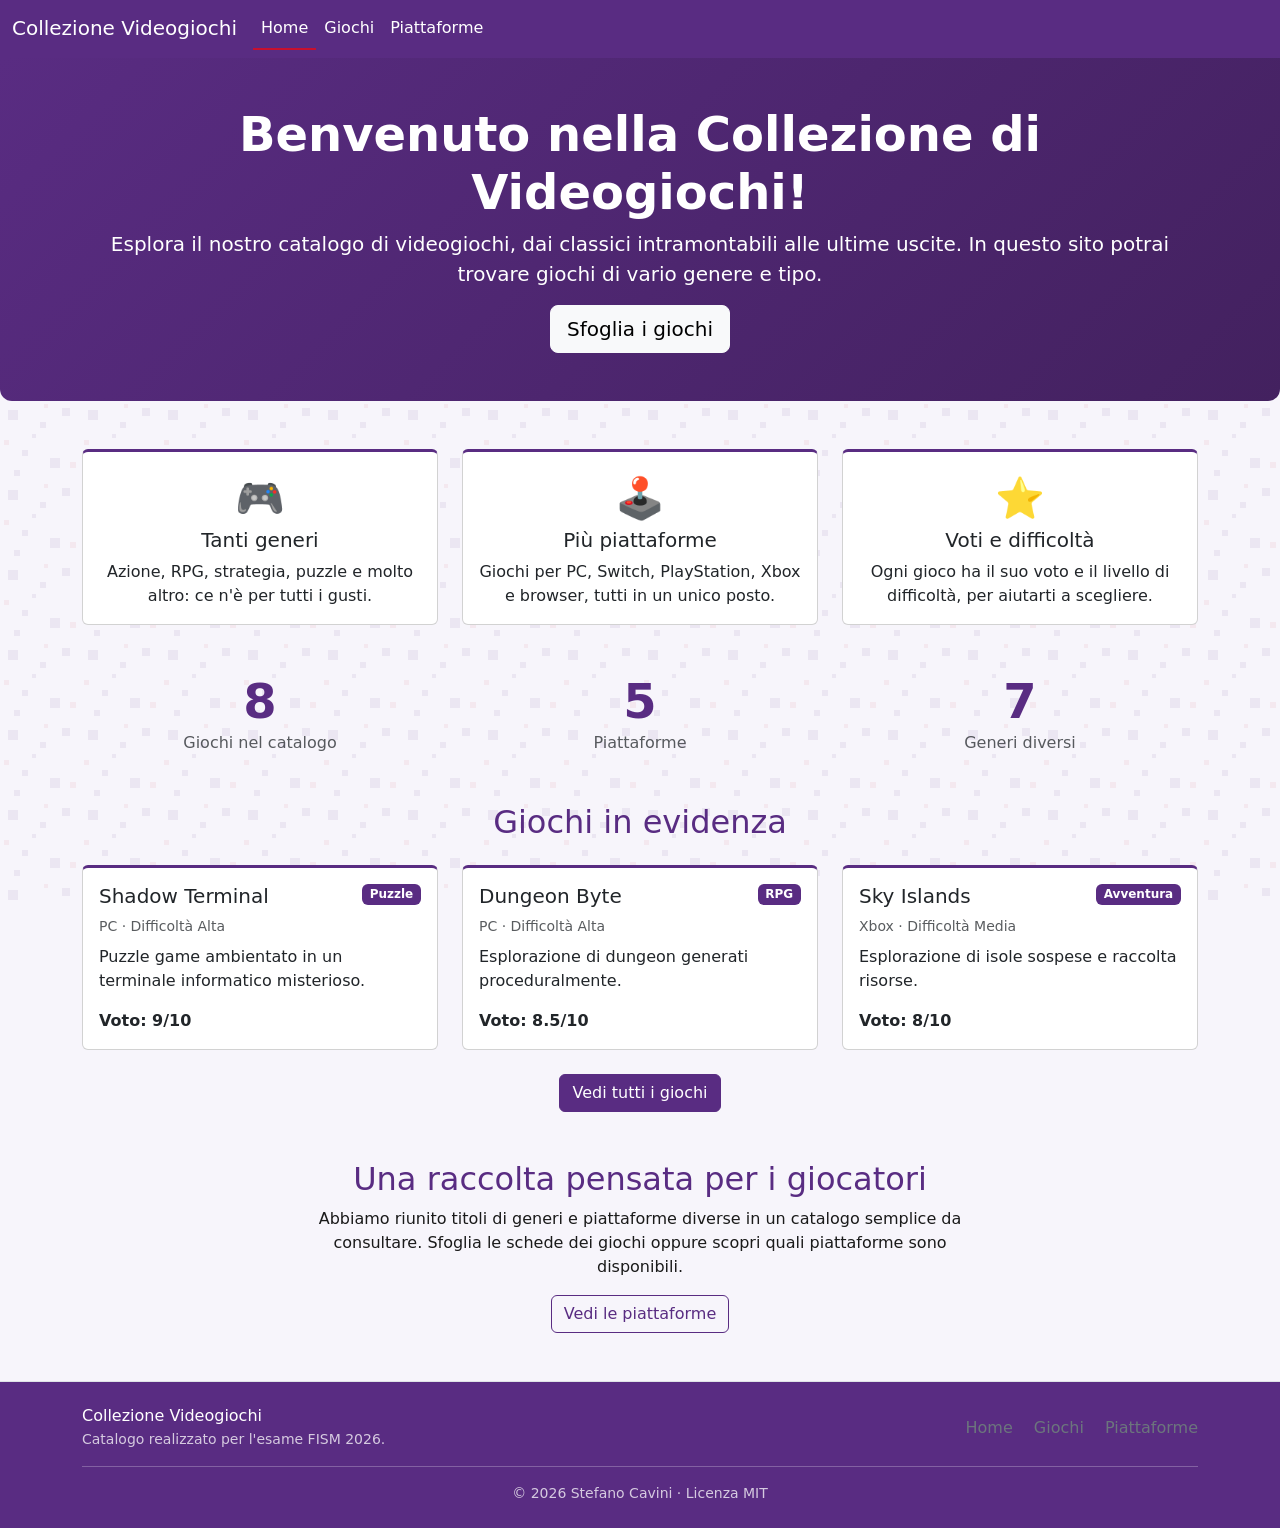
<file: index.html>
<!DOCTYPE html>
<html lang="it">
<head>
    <meta charset="UTF-8">
    <meta name="viewport" content="width=device-width, initial-scale=1.0">
    <title>Collezione Videogiochi</title>
    <link href="https://cdn.jsdelivr.net/npm/bootstrap@5.3.2/dist/css/bootstrap.min.css" rel="stylesheet">
    <link rel="stylesheet" href="style.css">
</head>
<body>

<nav class="navbar navbar-expand-lg bg-body-tertiary">
  <div class="container-fluid">
    <a class="navbar-brand" href="index.html">Collezione Videogiochi</a>
    <button class="navbar-toggler" type="button" data-bs-toggle="collapse" data-bs-target="#navbarSupportedContent" aria-controls="navbarSupportedContent" aria-expanded="false" aria-label="Toggle navigation">
      <span class="navbar-toggler-icon"></span>
    </button>
    <div class="collapse navbar-collapse" id="navbarSupportedContent">
      <ul class="navbar-nav me-auto mb-2 mb-lg-0">
        <li class="nav-item">
          <a class="nav-link active" aria-current="page" href="index.html">Home</a>
        </li>
        <li class="nav-item">
          <a class="nav-link" href="giochi.html">Giochi</a>
        </li>
        <li class="nav-item">
          <a class="nav-link" href="piattaforme.html">Piattaforme</a>
        </li>
      </ul>
    </div>
  </div>
</nav>
    <header class="hero text-center py-5 mb-5">
      <div class="container">
        <h1 class="display-5 fw-bold">Benvenuto nella Collezione di Videogiochi!</h1>
        <p class="lead">Esplora il nostro catalogo di videogiochi, dai classici intramontabili alle ultime uscite. In questo sito potrai trovare giochi di vario genere e tipo.</p>
        <a href="giochi.html" class="btn btn-light btn-lg">Sfoglia i giochi</a>
      </div>
    </header>

    <section class="container my-5">
      <div class="row g-4">
        <div class="col-md-4">
          <div class="card h-100 text-center">
            <div class="card-body">
              <div class="fs-1">🎮</div>
              <h2 class="h5 card-title">Tanti generi</h2>
              <p class="card-text">Azione, RPG, strategia, puzzle e molto altro: ce n'è per tutti i gusti.</p>
            </div>
          </div>
        </div>
        <div class="col-md-4">
          <div class="card h-100 text-center">
            <div class="card-body">
              <div class="fs-1">🕹️</div>
              <h2 class="h5 card-title">Più piattaforme</h2>
              <p class="card-text">Giochi per PC, Switch, PlayStation, Xbox e browser, tutti in un unico posto.</p>
            </div>
          </div>
        </div>
        <div class="col-md-4">
          <div class="card h-100 text-center">
            <div class="card-body">
              <div class="fs-1">⭐</div>
              <h2 class="h5 card-title">Voti e difficoltà</h2>
              <p class="card-text">Ogni gioco ha il suo voto e il livello di difficoltà, per aiutarti a scegliere.</p>
            </div>
          </div>
        </div>
      </div>
    </section>

    <section class="container my-5">
      <div class="row text-center g-4">
        <div class="col-md-4">
          <div class="display-5 fw-bold" style="color: var(--viola);">8</div>
          <p class="text-body-secondary mb-0">Giochi nel catalogo</p>
        </div>
        <div class="col-md-4">
          <div class="display-5 fw-bold" style="color: var(--viola);">5</div>
          <p class="text-body-secondary mb-0">Piattaforme</p>
        </div>
        <div class="col-md-4">
          <div class="display-5 fw-bold" style="color: var(--viola);">7</div>
          <p class="text-body-secondary mb-0">Generi diversi</p>
        </div>
      </div>
    </section>

    <section class="container my-5">
      <h2 class="mb-4 text-center">Giochi in evidenza</h2>
      <div class="row g-4">
        <div class="col-md-4">
          <div class="card h-100">
            <div class="card-body">
              <div class="d-flex justify-content-between align-items-start mb-2">
                <h3 class="h5 card-title mb-0">Shadow Terminal</h3>
                <span class="badge text-bg-primary">Puzzle</span>
              </div>
              <p class="text-body-secondary small mb-2">PC · Difficoltà Alta</p>
              <p class="card-text">Puzzle game ambientato in un terminale informatico misterioso.</p>
              <span class="fw-bold">Voto: 9/10</span>
            </div>
          </div>
        </div>
        <div class="col-md-4">
          <div class="card h-100">
            <div class="card-body">
              <div class="d-flex justify-content-between align-items-start mb-2">
                <h3 class="h5 card-title mb-0">Dungeon Byte</h3>
                <span class="badge text-bg-primary">RPG</span>
              </div>
              <p class="text-body-secondary small mb-2">PC · Difficoltà Alta</p>
              <p class="card-text">Esplorazione di dungeon generati proceduralmente.</p>
              <span class="fw-bold">Voto: 8.5/10</span>
            </div>
          </div>
        </div>
        <div class="col-md-4">
          <div class="card h-100">
            <div class="card-body">
              <div class="d-flex justify-content-between align-items-start mb-2">
                <h3 class="h5 card-title mb-0">Sky Islands</h3>
                <span class="badge text-bg-primary">Avventura</span>
              </div>
              <p class="text-body-secondary small mb-2">Xbox · Difficoltà Media</p>
              <p class="card-text">Esplorazione di isole sospese e raccolta risorse.</p>
              <span class="fw-bold">Voto: 8/10</span>
            </div>
          </div>
        </div>
      </div>
      <div class="text-center mt-4">
        <a href="giochi.html" class="btn btn-primary">Vedi tutti i giochi</a>
      </div>
    </section>

    <section class="container my-5 text-center">
      <h2>Una raccolta pensata per i giocatori</h2>
      <p class="mx-auto" style="max-width: 700px;">Abbiamo riunito titoli di generi e piattaforme diverse in un catalogo semplice da consultare. Sfoglia le schede dei giochi oppure scopri quali piattaforme sono disponibili.</p>
      <a href="piattaforme.html" class="btn btn-outline-primary">Vedi le piattaforme</a>
    </section>

    
    
    <footer class="bg-body-tertiary border-top mt-5">
  <div class="container py-4">
    <div class="row gy-3 align-items-center">
      <div class="col-md-6 text-center text-md-start">
        <h2 class="h6 mb-1">Collezione Videogiochi</h2>
        <p class="mb-0 text-body-secondary small">Catalogo realizzato per l'esame FISM 2026.</p>
      </div>
      <div class="col-md-6 text-center text-md-end">
        <a class="link-secondary text-decoration-none me-3" href="index.html">Home</a>
        <a class="link-secondary text-decoration-none me-3" href="giochi.html">Giochi</a>
        <a class="link-secondary text-decoration-none" href="piattaforme.html">Piattaforme</a>
      </div>
    </div>
    <hr>
    <p class="text-center text-body-secondary small mb-0">© 2026 Stefano Cavini · Licenza MIT</p>
  </div>
</footer>
    <script src="https://cdn.jsdelivr.net/npm/bootstrap@5.3.2/dist/js/bootstrap.bundle.min.js"></script> 
</body>
</html>
</file>
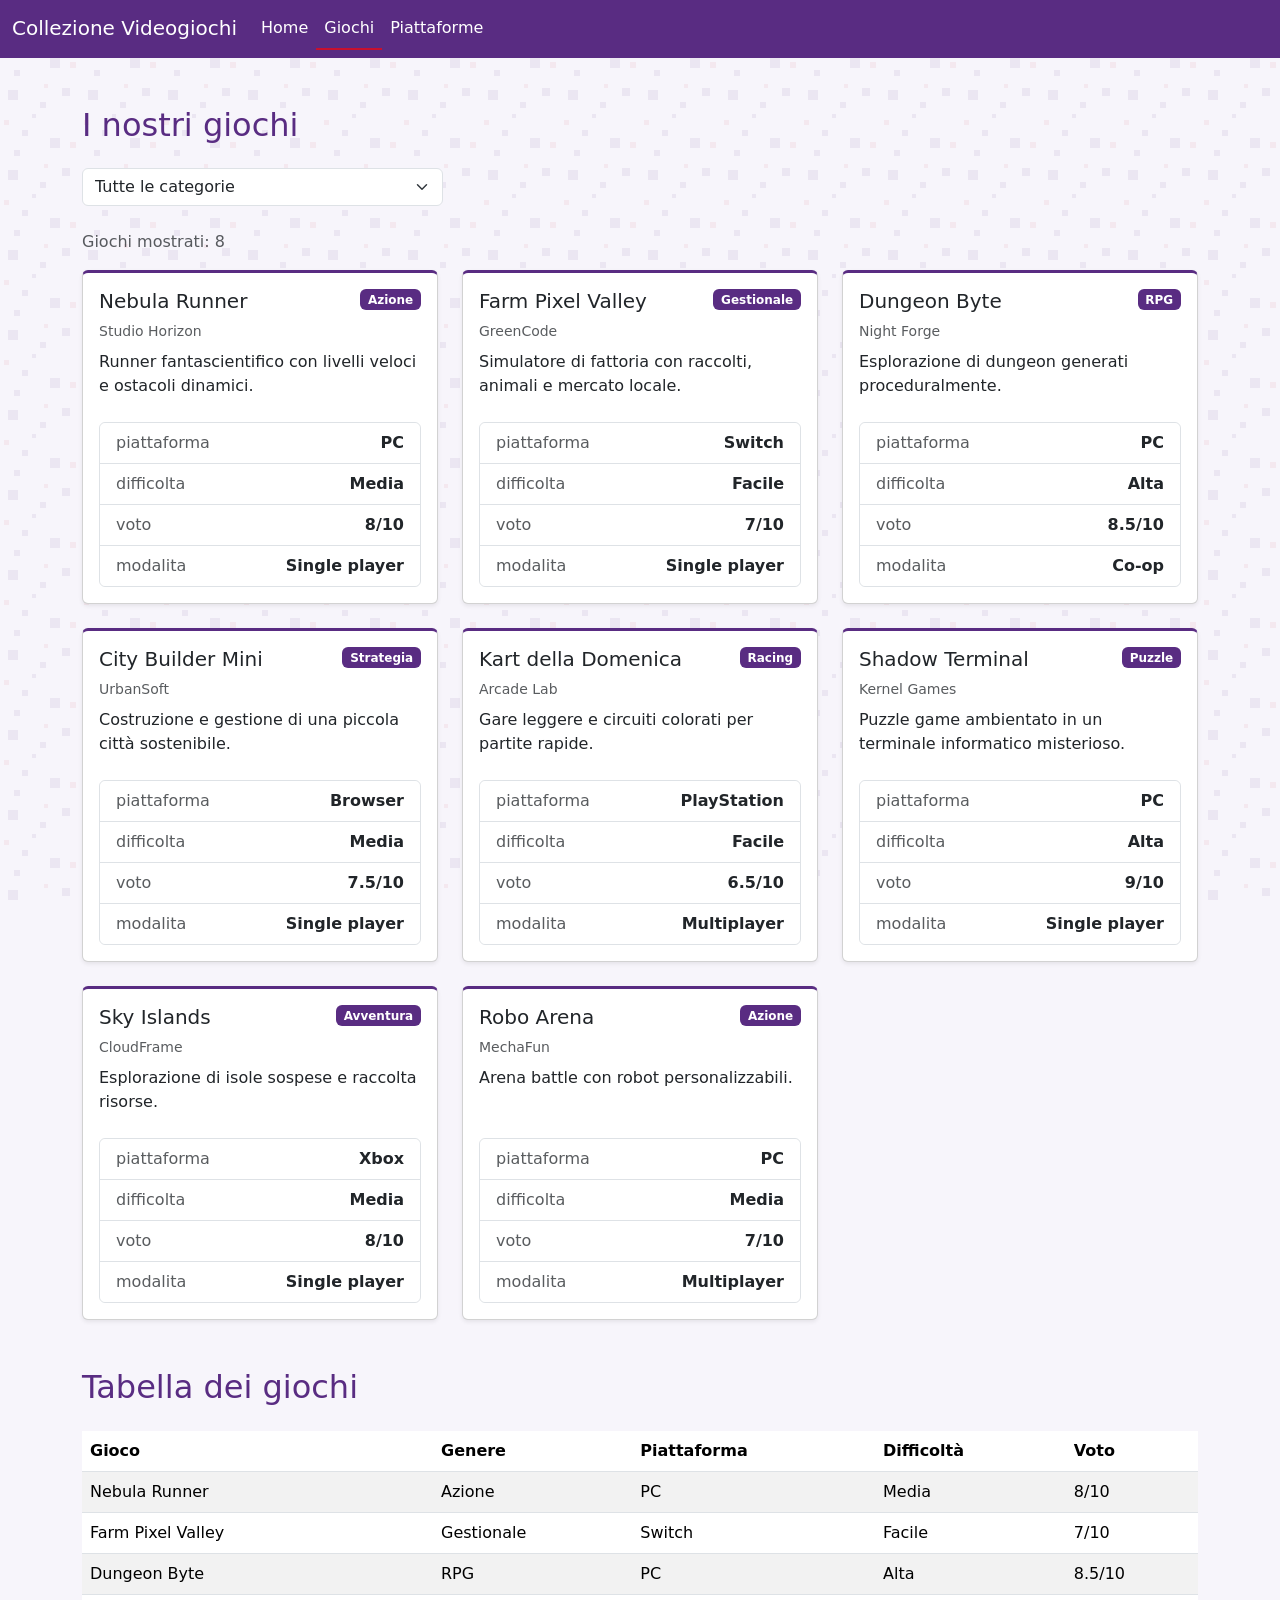
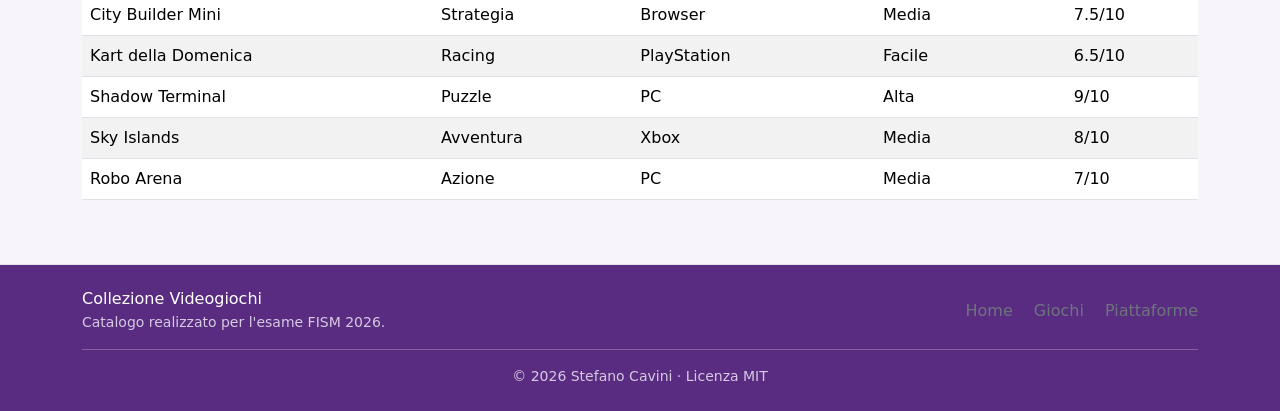
<file: giochi.html>
<!DOCTYPE html>
<html lang="it">
<head>
    <meta charset="UTF-8">
    <meta name="viewport" content="width=device-width, initial-scale=1.0">
    <title>Giochi</title>
    <link href="https://cdn.jsdelivr.net/npm/bootstrap@5.3.2/dist/css/bootstrap.min.css" rel="stylesheet">
    <link rel="stylesheet" href="style.css">
</head>
<body>
    <nav class="navbar navbar-expand-lg bg-body-tertiary">
  <div class="container-fluid">
    <a class="navbar-brand" href="index.html">Collezione Videogiochi</a>
    <button class="navbar-toggler" type="button" data-bs-toggle="collapse" data-bs-target="#navbarSupportedContent" aria-controls="navbarSupportedContent" aria-expanded="false" aria-label="Toggle navigation">
      <span class="navbar-toggler-icon"></span>
    </button>
    <div class="collapse navbar-collapse" id="navbarSupportedContent">
      <ul class="navbar-nav me-auto mb-2 mb-lg-0">
        <li class="nav-item">
          <a class="nav-link" href="index.html">Home</a>
        </li>
        <li class="nav-item">
          <a class="nav-link active" aria-current="page" href="giochi.html">Giochi</a>
        </li>
        <li class="nav-item">
          <a class="nav-link" href="piattaforme.html">Piattaforme</a>
        </li>
      </ul>
        </div>
        </div>
    </nav>
    





    <section class="container my-5">
      <h2 class="mb-4">I nostri giochi</h2>

      <div id="status-message"></div>

      <div class="row g-3 mb-4">
        <div class="col-md-4">
          <select id="category-filter" class="form-select"></select>
        </div>
      </div>

      <p class="text-body-secondary">
        Giochi mostrati: <span id="items-count">0</span>
      </p>

      <div id="cards-container" class="row g-4"></div>
    </section>

    <section class="container my-5">
      <h2 class="mb-4">Tabella dei giochi</h2>
      <div id="table-container"></div>
    </section>

    <footer class="bg-body-tertiary border-top mt-5">
  <div class="container py-4">
    <div class="row gy-3 align-items-center">
      <div class="col-md-6 text-center text-md-start">
        <h2 class="h6 mb-1">Collezione Videogiochi</h2>
        <p class="mb-0 text-body-secondary small">Catalogo realizzato per l'esame FISM 2026.</p>
      </div>
      <div class="col-md-6 text-center text-md-end">
        <a class="link-secondary text-decoration-none me-3" href="index.html">Home</a>
        <a class="link-secondary text-decoration-none me-3" href="giochi.html">Giochi</a>
        <a class="link-secondary text-decoration-none" href="piattaforme.html">Piattaforme</a>
      </div>
    </div>
    <hr>
    <p class="text-center text-body-secondary small mb-0">© 2026 Stefano Cavini · Licenza MIT</p>
  </div>
</footer>
    <script src="https://cdn.jsdelivr.net/npm/bootstrap@5.3.2/dist/js/bootstrap.bundle.min.js"></script>
    <script src="script.js"></script>
</body>
</html>
</file>
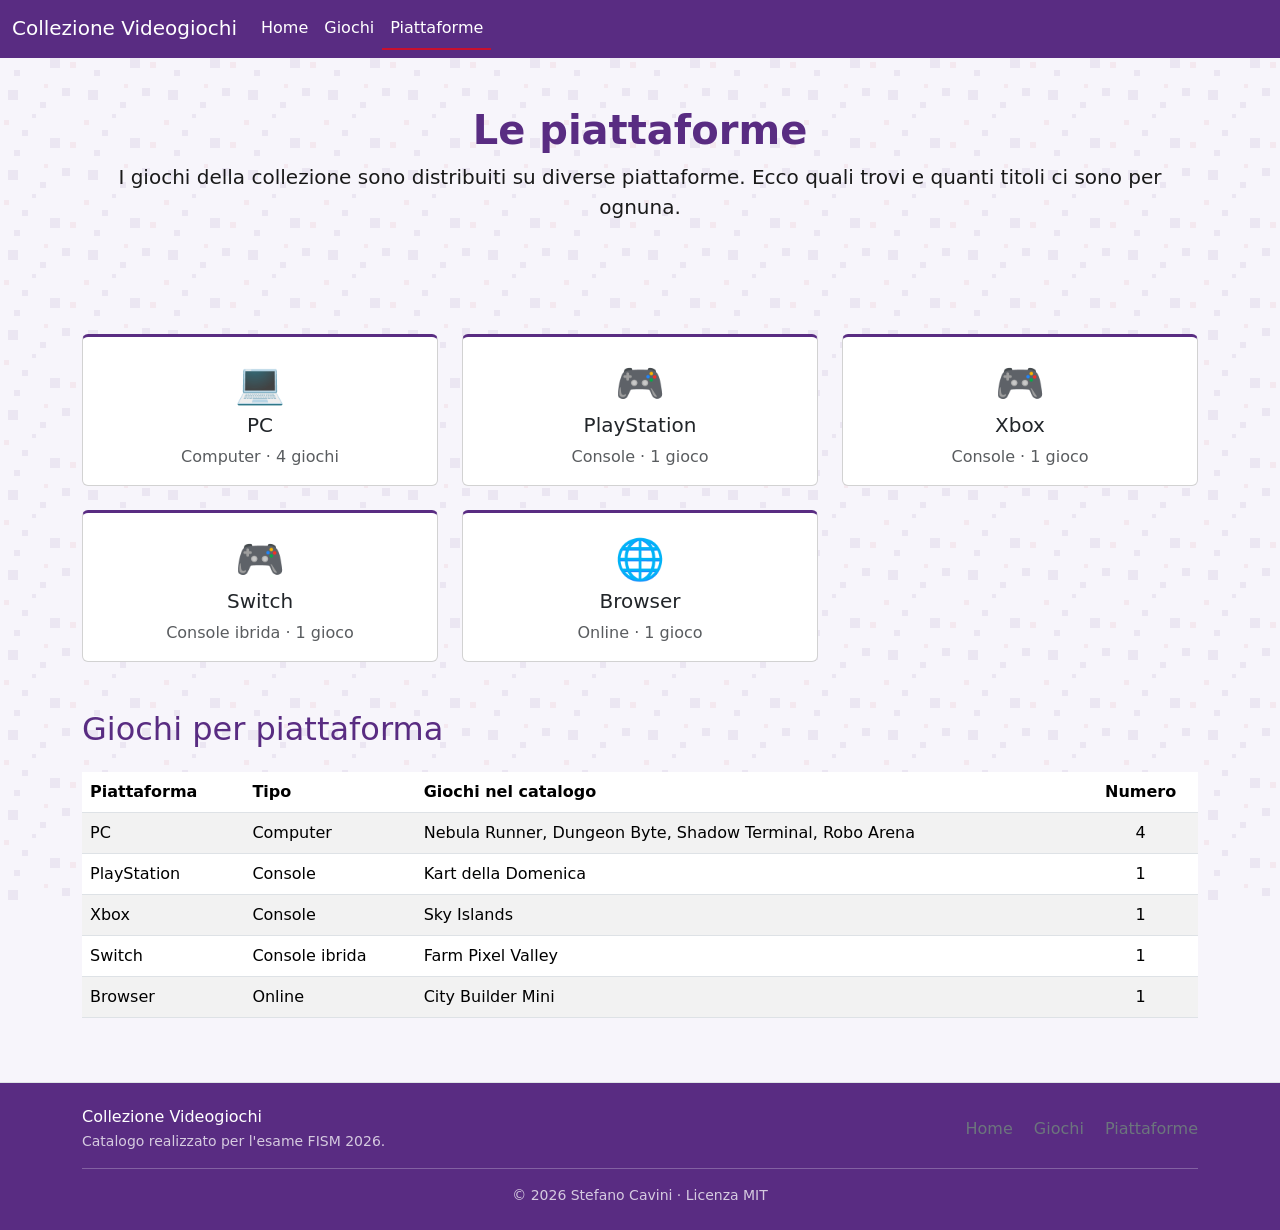
<file: piattaforme.html>
<!DOCTYPE html>
<html lang="it">
<head>
    <meta charset="UTF-8">
    <meta name="viewport" content="width=device-width, initial-scale=1.0">
    <title>Piattaforme</title>
    <link href="https://cdn.jsdelivr.net/npm/bootstrap@5.3.2/dist/css/bootstrap.min.css" rel="stylesheet">
    <link rel="stylesheet" href="style.css">
</head>
<body>
    <nav class="navbar navbar-expand-lg bg-body-tertiary">
  <div class="container-fluid">
    <a class="navbar-brand" href="index.html">Collezione Videogiochi</a>
    <button class="navbar-toggler" type="button" data-bs-toggle="collapse" data-bs-target="#navbarSupportedContent" aria-controls="navbarSupportedContent" aria-expanded="false" aria-label="Toggle navigation">
      <span class="navbar-toggler-icon"></span>
    </button>
    <div class="collapse navbar-collapse" id="navbarSupportedContent">
      <ul class="navbar-nav me-auto mb-2 mb-lg-0">
        <li class="nav-item">
          <a class="nav-link" href="index.html">Home</a>
        </li>
        <li class="nav-item">
          <a class="nav-link" href="giochi.html">Giochi</a>
        </li>
        <li class="nav-item">
          <a class="nav-link active" aria-current="page" href="piattaforme.html">Piattaforme</a>
        </li>
      </ul>
    </div>
  </div>
</nav>
    <header class="text-center py-5">
      <div class="container">
        <h1 class="display-6 fw-bold">Le piattaforme</h1>
        <p class="lead">I giochi della collezione sono distribuiti su diverse piattaforme. Ecco quali trovi e quanti titoli ci sono per ognuna.</p>
      </div>
    </header>

    <section class="container my-5">
      <div class="row g-4">
        <div class="col-md-4">
          <div class="card h-100 text-center">
            <div class="card-body">
              <div class="fs-1">💻</div>
              <h2 class="h5 card-title">PC</h2>
              <p class="card-text text-body-secondary">Computer · 4 giochi</p>
            </div>
          </div>
        </div>
        <div class="col-md-4">
          <div class="card h-100 text-center">
            <div class="card-body">
              <div class="fs-1">🎮</div>
              <h2 class="h5 card-title">PlayStation</h2>
              <p class="card-text text-body-secondary">Console · 1 gioco</p>
            </div>
          </div>
        </div>
        <div class="col-md-4">
          <div class="card h-100 text-center">
            <div class="card-body">
              <div class="fs-1">🎮</div>
              <h2 class="h5 card-title">Xbox</h2>
              <p class="card-text text-body-secondary">Console · 1 gioco</p>
            </div>
          </div>
        </div>
        <div class="col-md-4">
          <div class="card h-100 text-center">
            <div class="card-body">
              <div class="fs-1">🎮</div>
              <h2 class="h5 card-title">Switch</h2>
              <p class="card-text text-body-secondary">Console ibrida · 1 gioco</p>
            </div>
          </div>
        </div>
        <div class="col-md-4">
          <div class="card h-100 text-center">
            <div class="card-body">
              <div class="fs-1">🌐</div>
              <h2 class="h5 card-title">Browser</h2>
              <p class="card-text text-body-secondary">Online · 1 gioco</p>
            </div>
          </div>
        </div>
      </div>
    </section>

    <section class="container my-5">
      <h2 class="mb-4">Giochi per piattaforma</h2>
      <div class="table-responsive">
        <table class="table table-striped table-hover align-middle">
          <thead>
            <tr>
              <th scope="col">Piattaforma</th>
              <th scope="col">Tipo</th>
              <th scope="col">Giochi nel catalogo</th>
              <th scope="col" class="text-center">Numero</th>
            </tr>
          </thead>
          <tbody>
            <tr>
              <td>PC</td>
              <td>Computer</td>
              <td>Nebula Runner, Dungeon Byte, Shadow Terminal, Robo Arena</td>
              <td class="text-center">4</td>
            </tr>
            <tr>
              <td>PlayStation</td>
              <td>Console</td>
              <td>Kart della Domenica</td>
              <td class="text-center">1</td>
            </tr>
            <tr>
              <td>Xbox</td>
              <td>Console</td>
              <td>Sky Islands</td>
              <td class="text-center">1</td>
            </tr>
            <tr>
              <td>Switch</td>
              <td>Console ibrida</td>
              <td>Farm Pixel Valley</td>
              <td class="text-center">1</td>
            </tr>
            <tr>
              <td>Browser</td>
              <td>Online</td>
              <td>City Builder Mini</td>
              <td class="text-center">1</td>
            </tr>
          </tbody>
        </table>
      </div>
    </section>

    <footer class="bg-body-tertiary border-top mt-5">
  <div class="container py-4">
    <div class="row gy-3 align-items-center">
      <div class="col-md-6 text-center text-md-start">
        <h2 class="h6 mb-1">Collezione Videogiochi</h2>
        <p class="mb-0 text-body-secondary small">Catalogo realizzato per l'esame FISM 2026.</p>
      </div>
      <div class="col-md-6 text-center text-md-end">
        <a class="link-secondary text-decoration-none me-3" href="index.html">Home</a>
        <a class="link-secondary text-decoration-none me-3" href="giochi.html">Giochi</a>
        <a class="link-secondary text-decoration-none" href="piattaforme.html">Piattaforme</a>
      </div>
    </div>
    <hr>
    <p class="text-center text-body-secondary small mb-0">© 2026 Stefano Cavini · Licenza MIT</p>
  </div>
</footer>
    <script src="https://cdn.jsdelivr.net/npm/bootstrap@5.3.2/dist/js/bootstrap.bundle.min.js"></script>
</body>
</html>
</file>
<file: style.css>
:root {
  --viola: #592c82;
  --viola-scuro: #43215f;
  --rosso: #c8102e;
  --nero: #1a1a1a;
}

body {
  color: var(--nero);
  background-color: #f7f5fb;
  background-image: url("assets/immagini/sfondo.svg");
  background-repeat: repeat;
  background-attachment: fixed;
}

h1, h2, h3 {
  color: var(--viola);
}

.navbar {
  background-color: var(--viola) !important;
}

.navbar .navbar-brand,
.navbar .nav-link {
  color: #ffffff;
  border-bottom: 2px solid transparent;
}

.navbar .nav-link:hover,
.navbar .nav-link.active {
  color: #ffffff;
  border-bottom: 2px solid var(--rosso);
}


.navbar-toggler {
  border-color: rgba(255, 255, 255, 0.4);
}

.navbar-toggler-icon {
  filter: invert(1);
}


.btn-primary {
  background-color: var(--viola);
  border-color: var(--viola);
}

.btn-primary:hover {
  background-color: var(--viola-scuro);
  border-color: var(--viola-scuro);
}

.btn-outline-primary {
  color: var(--viola);
  border-color: var(--viola);
}

.btn-outline-primary:hover {
  background-color: var(--viola);
  border-color: var(--viola);
  color: #ffffff;
}


.card {
  border-top: 3px solid var(--viola);
  transition: transform 0.2s, box-shadow 0.2s;
}

.card:hover {
  transform: translateY(-4px);
  box-shadow: 0 0.5rem 1rem rgba(0, 0, 0, 0.15);
}


.badge.text-bg-primary {
  background-color: var(--viola) !important;
}


footer.bg-body-tertiary {
  background-color: var(--viola) !important;
  color: #ffffff;
}

footer h2 {
  color: #ffffff;
}

footer .text-body-secondary {
  color: rgba(255, 255, 255, 0.75) !important;
}

footer a {
  color: #ffffff !important;
}

footer a:hover {
  color: var(--rosso) !important;
}


.hero {
  background: linear-gradient(135deg, var(--viola), var(--viola-scuro));
  color: #ffffff;
  border-radius: 0 0 12px 12px;
}

.hero h1 {
  color: #ffffff;
}
</file>
